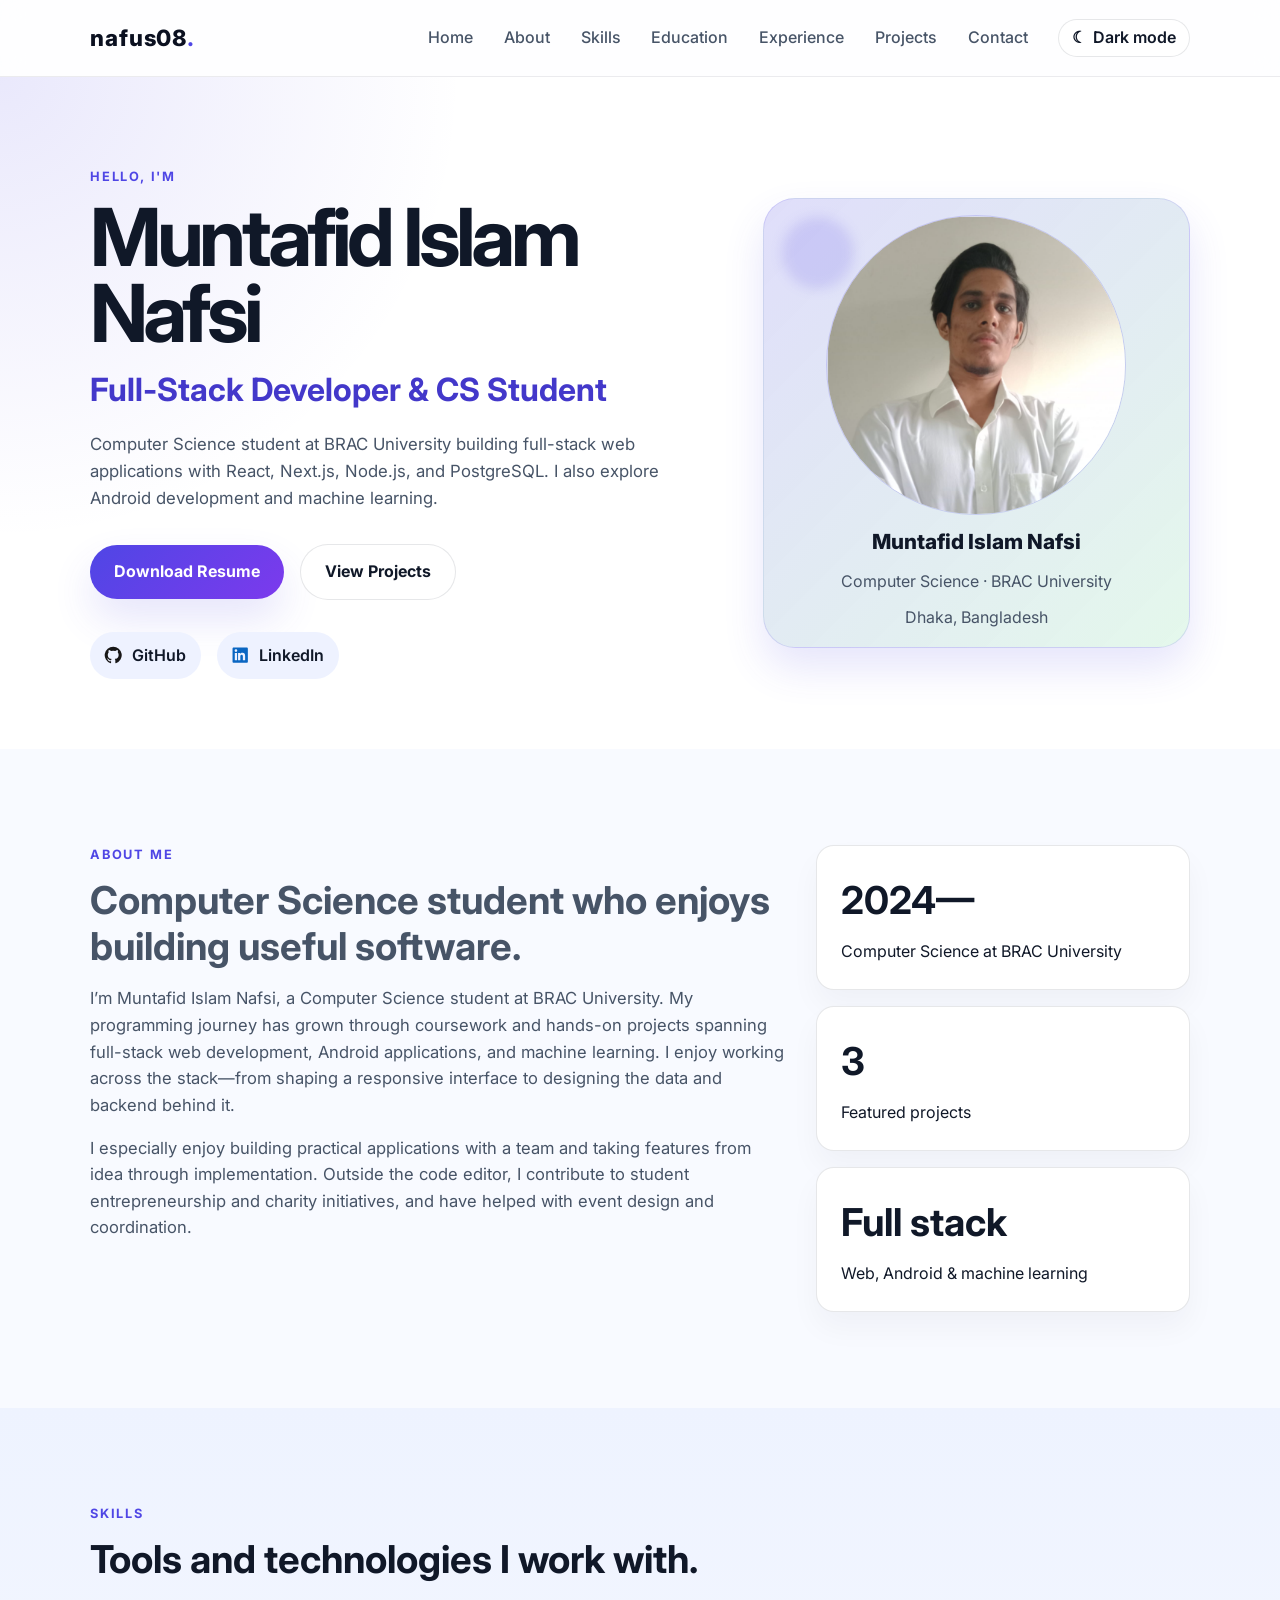
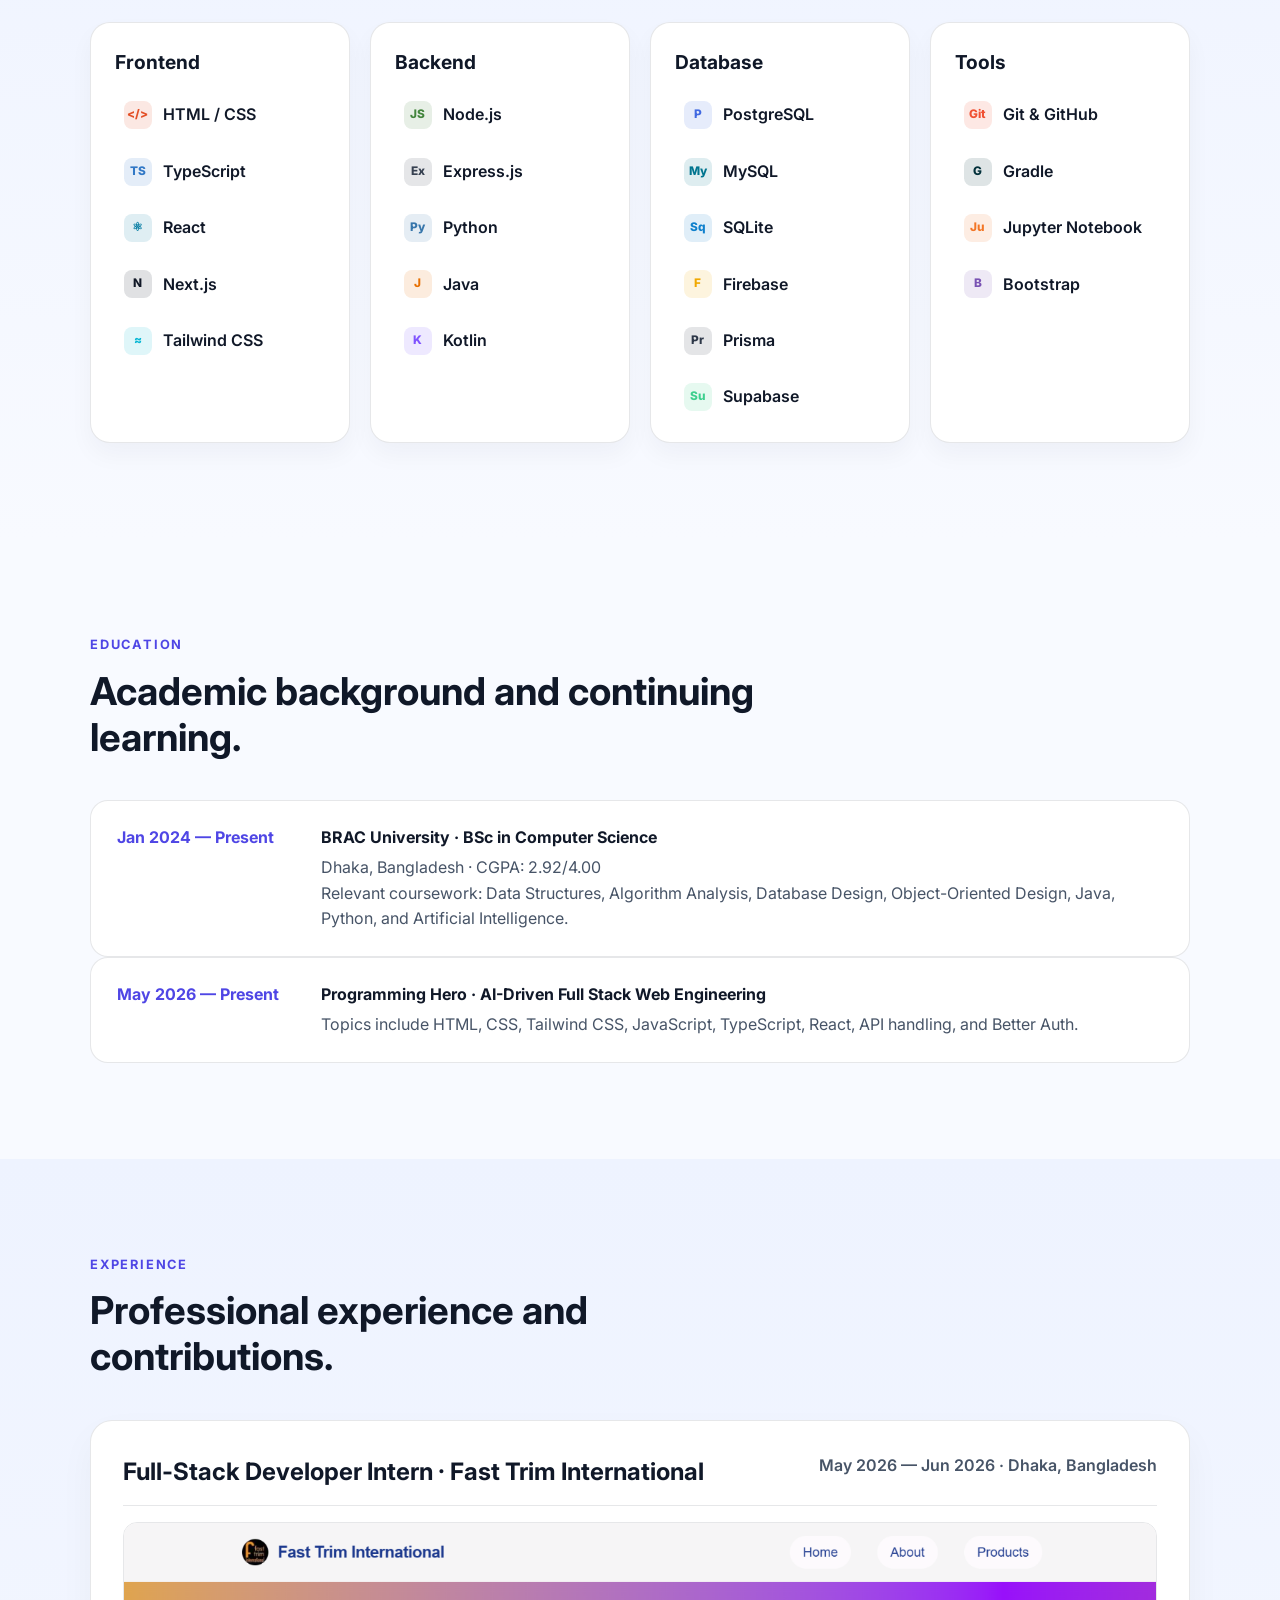
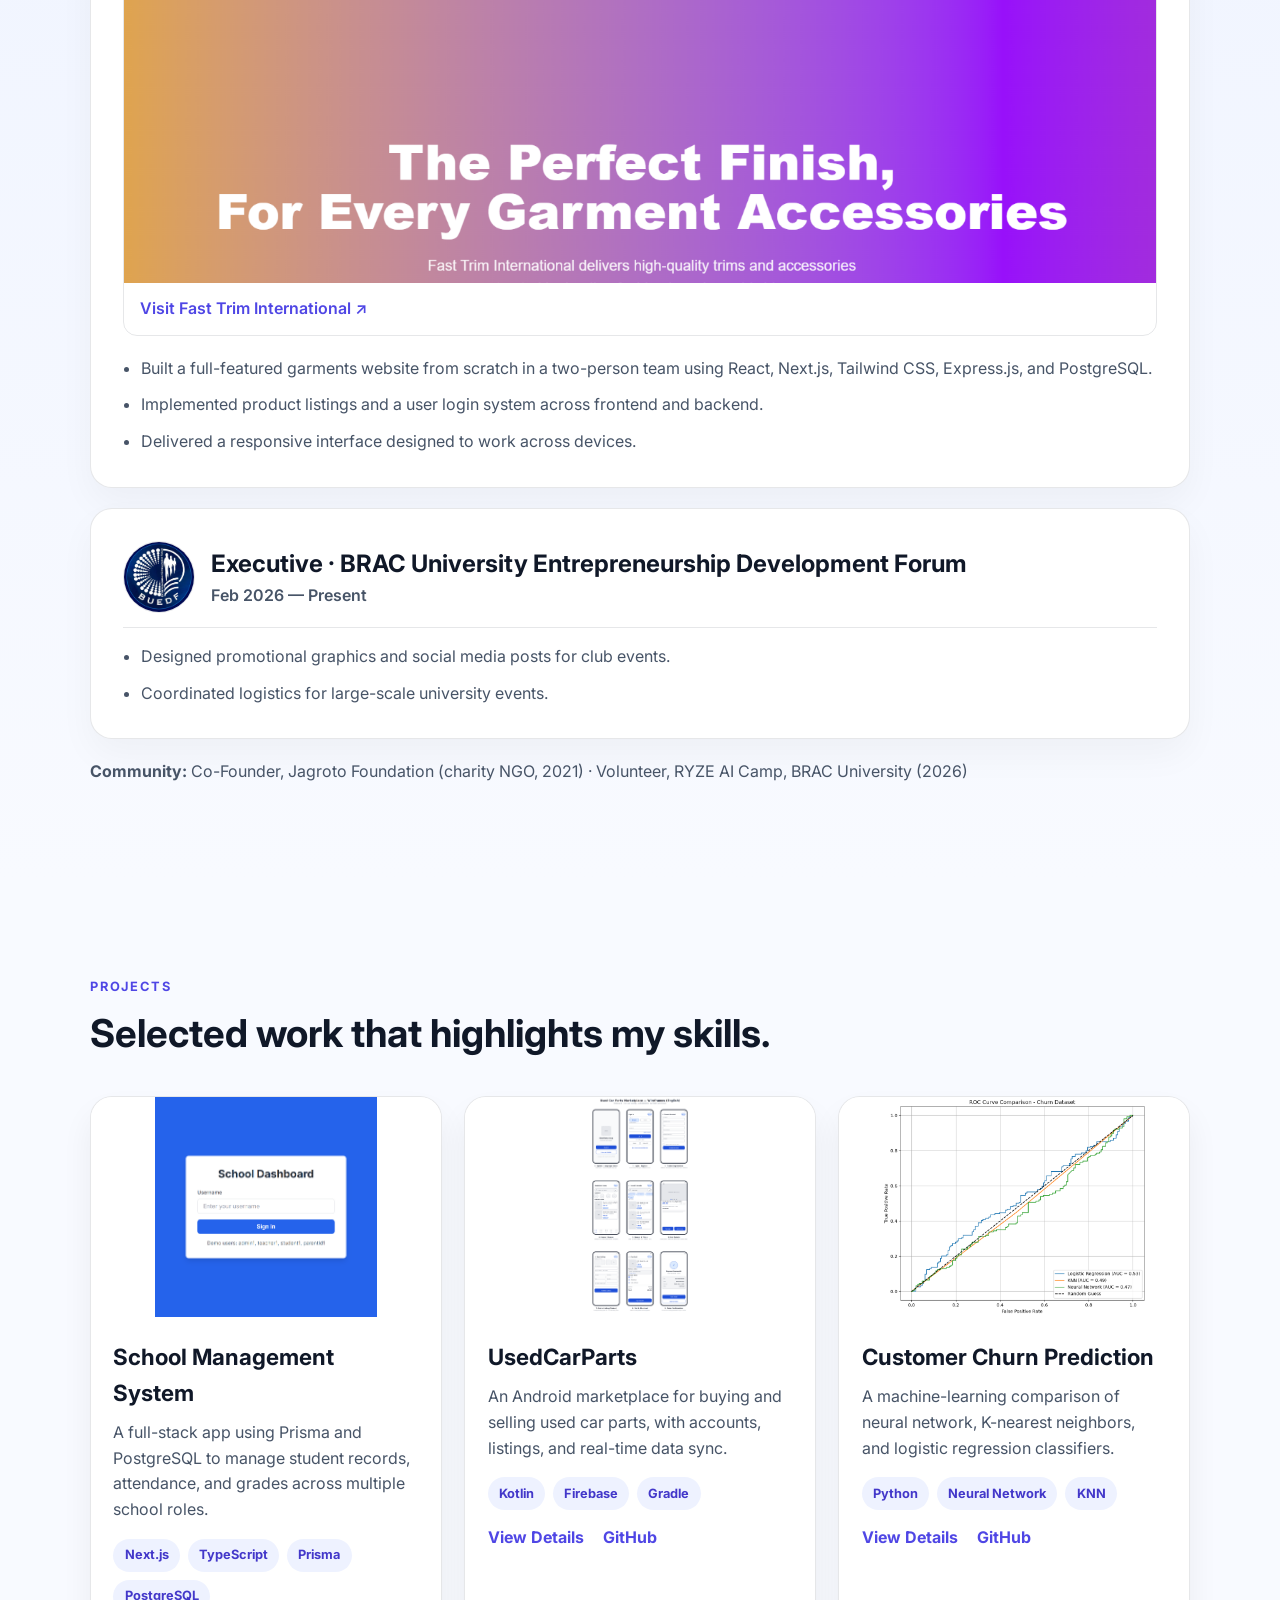
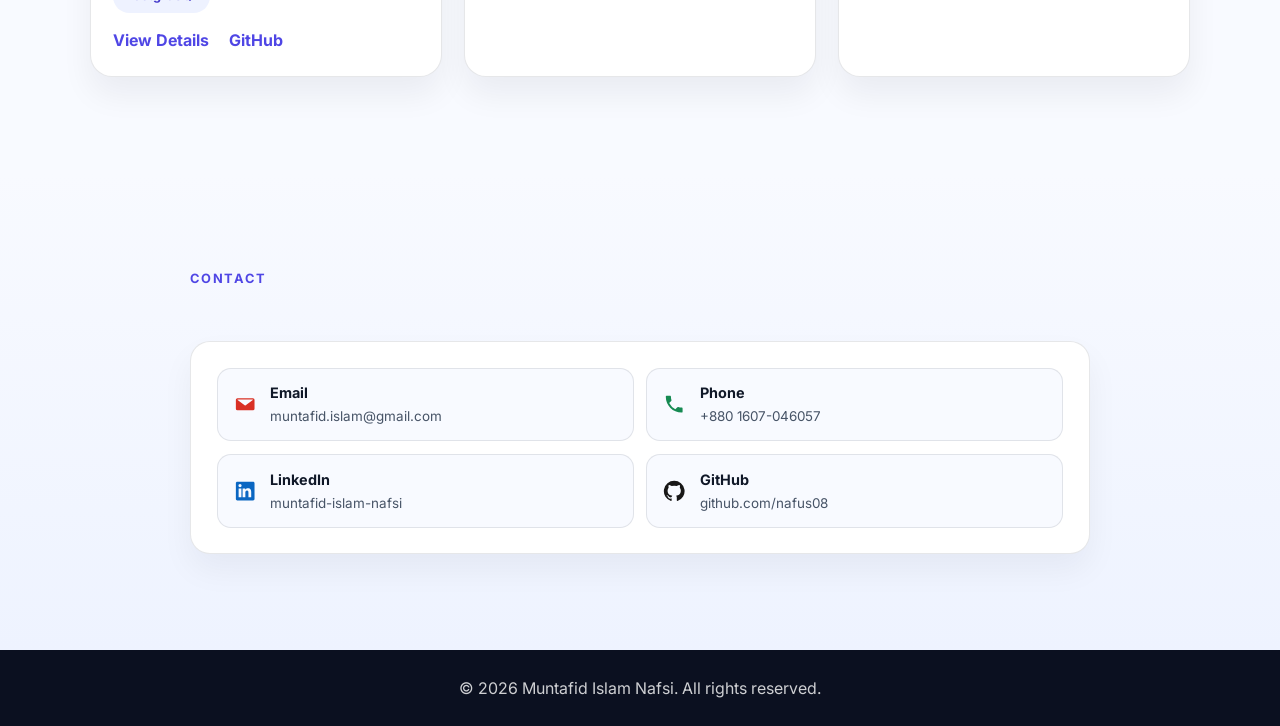
<file: index.html>
<!DOCTYPE html>
<html lang="en">
  <head>
    <meta charset="UTF-8" />
    <meta name="viewport" content="width=device-width, initial-scale=1.0" />
    <meta name="description" content="Portfolio of Muntafid Islam Nafsi, a Computer Science student and full-stack developer in Dhaka, Bangladesh." />
    <title>Muntafid Islam Nafsi | Full-Stack Developer</title>
    <link rel="preconnect" href="https://fonts.googleapis.com" />
    <link rel="preconnect" href="https://fonts.gstatic.com" crossorigin />
    <link href="https://fonts.googleapis.com/css2?family=Inter:wght@400;500;600;700;800&display=swap" rel="stylesheet" />
    <link rel="stylesheet" href="styles.css" />
  </head>
  <body>
    <header class="site-header">
      <nav class="navbar container">
        <a href="#home" class="brand">nafus08<span>.</span></a>
        <button class="nav-toggle" aria-label="Toggle navigation" aria-expanded="false">
          <span></span>
          <span></span>
          <span></span>
        </button>
        <div class="nav-links">
          <a href="#home">Home</a>
          <a href="#about">About</a>
          <a href="#skills">Skills</a>
          <a href="#education">Education</a>
          <a href="#experience">Experience</a>
          <a href="#projects">Projects</a>
          <a href="#contact">Contact</a>
          <button class="theme-toggle" type="button" aria-label="Switch to dark mode" aria-pressed="false">☾ <span>Dark mode</span></button>
        </div>
      </nav>
    </header>

    <main>
      <section id="home" class="hero">
        <div class="container hero-grid">
          <div class="hero-copy">
            <p class="eyebrow">Hello, I'm</p>
            <h1>Muntafid Islam Nafsi</h1>
            <h2>Full-Stack Developer &amp; CS Student</h2>
            <p class="hero-text">
              Computer Science student at BRAC University building full-stack web applications with React, Next.js,
              Node.js, and PostgreSQL. I also explore Android development and machine learning.
            </p>
            <div class="hero-actions">
              <a class="btn btn-primary" href="resume.pdf" download="Muntafid-Islam-Nafsi-Resume.pdf">Download Resume</a>
              <a class="btn btn-secondary" href="#projects">View Projects</a>
            </div>
            <div class="social-links" aria-label="Social links">
              <a class="social-link social-link--github" href="https://github.com/nafus08" target="_blank" rel="noreferrer" aria-label="GitHub">
                <svg aria-hidden="true" viewBox="0 0 24 24" focusable="false"><path fill="currentColor" d="M12 .9a11.1 11.1 0 0 0-3.51 21.63c.56.1.76-.24.76-.54v-2.1c-3.1.68-3.76-1.32-3.76-1.32-.5-1.29-1.24-1.63-1.24-1.63-1.01-.69.08-.68.08-.68 1.12.08 1.71 1.15 1.71 1.15 1 1.71 2.62 1.22 3.26.93.1-.72.39-1.22.71-1.5-2.47-.28-5.07-1.24-5.07-5.5 0-1.22.44-2.21 1.15-2.99-.12-.28-.5-1.42.11-2.95 0 0 .94-.3 3.05 1.14a10.6 10.6 0 0 1 5.55 0c2.11-1.44 3.05-1.14 3.05-1.14.61 1.53.23 2.67.11 2.95.72.78 1.15 1.77 1.15 2.99 0 4.27-2.6 5.21-5.08 5.49.4.35.76 1.02.76 2.06v3.1c0 .3.2.65.77.54A11.1 11.1 0 0 0 12 .9Z"/></svg>
                <span>GitHub</span>
              </a>
              <a class="social-link social-link--linkedin" href="https://www.linkedin.com/in/muntafid-islam-nafsi" target="_blank" rel="noreferrer" aria-label="LinkedIn">
                <svg aria-hidden="true" viewBox="0 0 24 24" focusable="false"><path fill="currentColor" d="M20.45 2H3.55C2.69 2 2 2.68 2 3.52v16.96c0 .84.69 1.52 1.55 1.52h16.9c.86 0 1.55-.68 1.55-1.52V3.52c0-.84-.69-1.52-1.55-1.52ZM7.93 18.45H4.96V9h2.97v9.45ZM6.45 7.71a1.72 1.72 0 1 1 0-3.44 1.72 1.72 0 0 1 0 3.44Zm12 10.74h-2.96v-4.6c0-1.1-.02-2.51-1.53-2.51-1.54 0-1.78 1.2-1.78 2.43v4.68H9.22V9h2.84v1.29h.04c.4-.74 1.36-1.52 2.8-1.52 3 0 3.55 1.97 3.55 4.53v5.15Z"/></svg>
                <span>LinkedIn</span>
              </a>
            </div>
          </div>

          <div class="hero-visual" aria-label="Muntafid Islam Nafsi profile">
            <div class="photo-card profile-card">
              <img src="images/profile.png" alt="Muntafid Islam Nafsi" />
              <p>Muntafid Islam Nafsi</p>
              <span>Computer Science · BRAC University</span>
              <span>Dhaka, Bangladesh</span>
            </div>
          </div>
        </div>
      </section>

      <section id="about" class="section">
        <div class="container">
          <div class="about-grid">
            <div class="about-copy">
              <div class="section-heading">
                <p class="eyebrow">About Me</p>
                <h3>Computer Science student who enjoys building useful software.</h3>
              </div>
              <p>
                I’m Muntafid Islam Nafsi, a Computer Science student at BRAC University. My programming journey has grown through
                coursework and hands-on projects spanning full-stack web development, Android applications, and machine learning.
                I enjoy working across the stack—from shaping a responsive interface to designing the data and backend behind it.
              </p>
              <p>
                I especially enjoy building practical applications with a team and taking features from idea through implementation.
                Outside the code editor, I contribute to student entrepreneurship and charity initiatives, and have helped with event
                design and coordination.
              </p>
            </div>
            <div class="about-stats">
              <div class="stat-card">
                <strong>2024—</strong>
                <span>Computer Science at BRAC University</span>
              </div>
              <div class="stat-card">
                <strong>3</strong>
                <span>Featured projects</span>
              </div>
              <div class="stat-card">
                <strong>Full stack</strong>
                <span>Web, Android &amp; machine learning</span>
              </div>
            </div>
          </div>
        </div>
      </section>

      <section id="skills" class="section alt-bg">
        <div class="container">
          <div class="section-heading">
            <p class="eyebrow">Skills</p>
            <h3>Tools and technologies I work with.</h3>
          </div>
          <div class="skills-grid">
            <div class="skill-category">
              <h4>Frontend</h4>
              <ul class="skill-list">
                <li class="skill-item--html"><span class="skill-icon skill-icon--html" aria-hidden="true">&lt;/&gt;</span><span>HTML / CSS</span></li>
                <li class="skill-item--typescript"><span class="skill-icon skill-icon--typescript" aria-hidden="true">TS</span><span>TypeScript</span></li>
                <li class="skill-item--react"><span class="skill-icon skill-icon--react" aria-hidden="true">⚛</span><span>React</span></li>
                <li class="skill-item--next"><span class="skill-icon skill-icon--next" aria-hidden="true">N</span><span>Next.js</span></li>
                <li class="skill-item--tailwind"><span class="skill-icon skill-icon--tailwind" aria-hidden="true">≈</span><span>Tailwind CSS</span></li>
              </ul>
            </div>
            <div class="skill-category">
              <h4>Backend</h4>
              <ul class="skill-list">
                <li class="skill-item--node"><span class="skill-icon skill-icon--node" aria-hidden="true">JS</span><span>Node.js</span></li>
                <li class="skill-item--express"><span class="skill-icon skill-icon--express" aria-hidden="true">Ex</span><span>Express.js</span></li>
                <li class="skill-item--python"><span class="skill-icon skill-icon--python" aria-hidden="true">Py</span><span>Python</span></li>
                <li class="skill-item--java"><span class="skill-icon skill-icon--java" aria-hidden="true">J</span><span>Java</span></li>
                <li class="skill-item--kotlin"><span class="skill-icon skill-icon--kotlin" aria-hidden="true">K</span><span>Kotlin</span></li>
              </ul>
            </div>
            <div class="skill-category">
              <h4>Database</h4>
              <ul class="skill-list">
                <li class="skill-item--postgres"><span class="skill-icon skill-icon--postgres" aria-hidden="true">P</span><span>PostgreSQL</span></li>
                <li class="skill-item--mysql"><span class="skill-icon skill-icon--mysql" aria-hidden="true">My</span><span>MySQL</span></li>
                <li class="skill-item--sqlite"><span class="skill-icon skill-icon--sqlite" aria-hidden="true">Sq</span><span>SQLite</span></li>
                <li class="skill-item--firebase"><span class="skill-icon skill-icon--firebase" aria-hidden="true">F</span><span>Firebase</span></li>
                <li class="skill-item--prisma"><span class="skill-icon skill-icon--prisma" aria-hidden="true">Pr</span><span>Prisma</span></li>
                <li class="skill-item--supabase"><span class="skill-icon skill-icon--supabase" aria-hidden="true">Su</span><span>Supabase</span></li>
              </ul>
            </div>
            <div class="skill-category">
              <h4>Tools</h4>
              <ul class="skill-list">
                <li class="skill-item--git"><span class="skill-icon skill-icon--git" aria-hidden="true">Git</span><span>Git &amp; GitHub</span></li>
                <li class="skill-item--gradle"><span class="skill-icon skill-icon--gradle" aria-hidden="true">G</span><span>Gradle</span></li>
                <li class="skill-item--jupyter"><span class="skill-icon skill-icon--jupyter" aria-hidden="true">Ju</span><span>Jupyter Notebook</span></li>
                <li class="skill-item--bootstrap"><span class="skill-icon skill-icon--bootstrap" aria-hidden="true">B</span><span>Bootstrap</span></li>
              </ul>
            </div>
          </div>
        </div>
      </section>

      <section id="education" class="section">
        <div class="container">
          <div class="section-heading">
            <p class="eyebrow">Education</p>
            <h3>Academic background and continuing learning.</h3>
          </div>
          <div class="timeline">
            <div class="timeline-item">
              <span class="year">Jan 2024 — Present</span>
              <div>
                <h4>BRAC University · BSc in Computer Science</h4>
                <p>Dhaka, Bangladesh · CGPA: 2.92/4.00</p>
                <p>Relevant coursework: Data Structures, Algorithm Analysis, Database Design, Object-Oriented Design, Java, Python, and Artificial Intelligence.</p>
              </div>
            </div>
            <div class="timeline-item">
              <span class="year">May 2026 — Present</span>
              <div>
                <h4>Programming Hero · AI-Driven Full Stack Web Engineering</h4>
                <p>Topics include HTML, CSS, Tailwind CSS, JavaScript, TypeScript, React, API handling, and Better Auth.</p>
              </div>
            </div>
          </div>
        </div>
      </section>

      <section id="experience" class="section alt-bg">
        <div class="container">
          <div class="section-heading">
            <p class="eyebrow">Experience</p>
            <h3>Professional experience and contributions.</h3>
          </div>
          <div class="experience-card">
            <div class="experience-header">
              <h4>Full-Stack Developer Intern · Fast Trim International</h4>
              <span>May 2026 — Jun 2026 · Dhaka, Bangladesh</span>
            </div>
            <a
              class="experience-preview-link"
              href="https://www.fasttrim.com.bd/"
              target="_blank"
              rel="noreferrer"
            >
              <img src="images/fast-trim-homepage.png" alt="Fast Trim International website homepage" />
              <span>Visit Fast Trim International ↗</span>
            </a>
            <ul>
              <li>Built a full-featured garments website from scratch in a two-person team using React, Next.js, Tailwind CSS, Express.js, and PostgreSQL.</li>
              <li>Implemented product listings and a user login system across frontend and backend.</li>
              <li>Delivered a responsive interface designed to work across devices.</li>
            </ul>
          </div>
          <div class="experience-card extracurricular-card">
            <div class="experience-header">
              <div class="experience-heading">
                <img class="organization-logo" src="images/buedf-logo.jpg" alt="BRAC University Entrepreneurship Development Forum logo" />
                <div>
                  <h4>Executive · BRAC University Entrepreneurship Development Forum</h4>
                  <span>Feb 2026 — Present</span>
                </div>
              </div>
            </div>
            <ul>
              <li>Designed promotional graphics and social media posts for club events.</li>
              <li>Coordinated logistics for large-scale university events.</li>
            </ul>
          </div>
          <p class="volunteer-note"><strong>Community:</strong> Co-Founder, Jagroto Foundation (charity NGO, 2021) · Volunteer, RYZE AI Camp, BRAC University (2026)</p>
        </div>
      </section>

      <section id="projects" class="section">
        <div class="container">
          <div class="section-heading">
            <p class="eyebrow">Projects</p>
            <h3>Selected work that highlights my skills.</h3>
          </div>
          <div class="projects-grid">
            <article class="project-card">
              <img
                src="images/school-management-login.png"
                alt="School Management System sign-in page"
              />
              <div class="project-info">
                <h4>School Management System</h4>
                <p>A full-stack app using Prisma and PostgreSQL to manage student records, attendance, and grades across multiple school roles.</p>
                <div class="project-tags">
                  <span>Next.js</span>
                  <span>TypeScript</span>
                  <span>Prisma</span>
                  <span>PostgreSQL</span>
                </div>
                <div class="project-actions">
                  <a href="project-detail.html?project=school-management" class="text-link">View Details</a>
                  <a href="https://github.com/nafus08/school-management-system" class="text-link" target="_blank" rel="noreferrer">GitHub</a>
                </div>
              </div>
            </article>

            <article class="project-card">
              <img
                src="images/used-car-parts-wireframes.png"
                alt="UsedCarParts marketplace app wireframes"
              />
              <div class="project-info">
                <h4>UsedCarParts</h4>
                <p>An Android marketplace for buying and selling used car parts, with accounts, listings, and real-time data sync.</p>
                <div class="project-tags">
                  <span>Kotlin</span>
                  <span>Firebase</span>
                  <span>Gradle</span>
                </div>
                <div class="project-actions">
                  <a href="project-detail.html?project=used-car-parts" class="text-link">View Details</a>
                  <a href="https://github.com/nafus08/used-car-parts" class="text-link" target="_blank" rel="noreferrer">GitHub</a>
                </div>
              </div>
            </article>

            <article class="project-card">
              <img
                src="images/customer-churn-roc.png"
                alt="ROC curve comparison for customer churn prediction models"
              />
              <div class="project-info">
                <h4>Customer Churn Prediction</h4>
                <p>A machine-learning comparison of neural network, K-nearest neighbors, and logistic regression classifiers.</p>
                <div class="project-tags">
                  <span>Python</span>
                  <span>Neural Network</span>
                  <span>KNN</span>
                </div>
                <div class="project-actions">
                  <a href="project-detail.html?project=customer-churn" class="text-link">View Details</a>
                  <a href="https://github.com/nafus08/customer-churn-prediction" class="text-link" target="_blank" rel="noreferrer">GitHub</a>
                </div>
              </div>
            </article>
          </div>
        </div>
      </section>

      <section id="contact" class="section contact-section">
        <div class="container contact-grid">
          <div class="section-heading">
            <p class="eyebrow">Contact</p>
          </div>
          <div class="contact-card">
            <ul class="contact-links">
              <li>
                <a class="contact-link contact-link--email" href="mailto:muntafid.islam@gmail.com">
                  <svg aria-hidden="true" viewBox="0 0 24 24" focusable="false"><path fill="currentColor" d="M3.75 5.5h16.5A1.75 1.75 0 0 1 22 7.25v9.5a1.75 1.75 0 0 1-1.75 1.75H3.75A1.75 1.75 0 0 1 2 16.75v-9.5A1.75 1.75 0 0 1 3.75 5.5Zm.1 2 7.6 5.7a.92.92 0 0 0 1.1 0l7.6-5.7a.25.25 0 0 0-.15-.45H4a.25.25 0 0 0-.15.45Z"/><path fill="currentColor" d="m3.1 17.1 5.55-5.05 1.2.9-5.6 5.1a1.7 1.7 0 0 1-1.15-.95Zm17.8 0-5.55-5.05-1.2.9 5.6 5.1a1.7 1.7 0 0 0 1.15-.95Z"/></svg>
                  <span><strong>Email</strong><small>muntafid.islam@gmail.com</small></span>
                </a>
              </li>
              <li>
                <a class="contact-link contact-link--phone" href="tel:+8801607046057">
                  <svg aria-hidden="true" viewBox="0 0 24 24" focusable="false"><path fill="currentColor" d="M6.62 10.79a15.05 15.05 0 0 0 6.59 6.59l2.2-2.2a1 1 0 0 1 1.02-.24c1.12.37 2.33.56 3.57.56.55 0 1 .45 1 1V20c0 .55-.45 1-1 1C10.61 21 3 13.39 3 4c0-.55.45-1 1-1h3.5c.55 0 1 .45 1 1 0 1.24.2 2.45.56 3.57a1 1 0 0 1-.25 1.02l-2.19 2.2Z"/></svg>
                  <span><strong>Phone</strong><small>+880 1607-046057</small></span>
                </a>
              </li>
              <li>
                <a class="contact-link contact-link--linkedin" href="https://www.linkedin.com/in/muntafid-islam-nafsi" target="_blank" rel="noreferrer">
                  <svg aria-hidden="true" viewBox="0 0 24 24" focusable="false"><path fill="currentColor" d="M20.45 2H3.55C2.69 2 2 2.68 2 3.52v16.96c0 .84.69 1.52 1.55 1.52h16.9c.86 0 1.55-.68 1.55-1.52V3.52c0-.84-.69-1.52-1.55-1.52ZM7.93 18.45H4.96V9h2.97v9.45ZM6.45 7.71a1.72 1.72 0 1 1 0-3.44 1.72 1.72 0 0 1 0 3.44Zm12 10.74h-2.96v-4.6c0-1.1-.02-2.51-1.53-2.51-1.54 0-1.78 1.2-1.78 2.43v4.68H9.22V9h2.84v1.29h.04c.4-.74 1.36-1.52 2.8-1.52 3 0 3.55 1.97 3.55 4.53v5.15Z"/></svg>
                  <span><strong>LinkedIn</strong><small>muntafid-islam-nafsi</small></span>
                </a>
              </li>
              <li>
                <a class="contact-link contact-link--github" href="https://github.com/nafus08" target="_blank" rel="noreferrer">
                  <svg aria-hidden="true" viewBox="0 0 24 24" focusable="false"><path fill="currentColor" d="M12 .9a11.1 11.1 0 0 0-3.51 21.63c.56.1.76-.24.76-.54v-2.1c-3.1.68-3.76-1.32-3.76-1.32-.5-1.29-1.24-1.63-1.24-1.63-1.01-.69.08-.68.08-.68 1.12.08 1.71 1.15 1.71 1.15 1 1.71 2.62 1.22 3.26.93.1-.72.39-1.22.71-1.5-2.47-.28-5.07-1.24-5.07-5.5 0-1.22.44-2.21 1.15-2.99-.12-.28-.5-1.42.11-2.95 0 0 .94-.3 3.05 1.14a10.6 10.6 0 0 1 5.55 0c2.11-1.44 3.05-1.14 3.05-1.14.61 1.53.23 2.67.11 2.95.72.78 1.15 1.77 1.15 2.99 0 4.27-2.6 5.21-5.08 5.49.4.35.76 1.02.76 2.06v3.1c0 .3.2.65.77.54A11.1 11.1 0 0 0 12 .9Z"/></svg>
                  <span><strong>GitHub</strong><small>github.com/nafus08</small></span>
                </a>
              </li>
            </ul>
          </div>
        </div>
      </section>
    </main>

    <footer class="site-footer">
      <div class="container footer-inner">
        <p>© <span id="year"></span> Muntafid Islam Nafsi. All rights reserved.</p>
      </div>
    </footer>

    <script src="script.js"></script>
  </body>
</html>
</file>
<file: styles.css>
:root {
  --bg: #0b1020;
  --bg-soft: #121a2b;
  --panel: #ffffff;
  --panel-alt: #f3f6ff;
  --primary: #4f46e5;
  --primary-dark: #4338ca;
  --secondary: #22c55e;
  --text: #101828;
  --muted: #475467;
  --border: rgba(15, 23, 42, 0.1);
  --shadow: 0 20px 40px rgba(79, 70, 229, 0.14);
}

* {
  box-sizing: border-box;
  margin: 0;
  padding: 0;
}

html {
  scroll-behavior: smooth;
}

body {
  font-family: 'Inter', sans-serif;
  background: #f8faff;
  color: var(--text);
  line-height: 1.6;
}

img {
  max-width: 100%;
  display: block;
}

a {
  color: inherit;
  text-decoration: none;
}

button {
  font: inherit;
}

.container {
  width: min(1100px, calc(100% - 2rem));
  margin: 0 auto;
}

.section {
  padding: 96px 0;
}

.alt-bg {
  background: linear-gradient(180deg, #eef3ff 0%, #f8faff 100%);
}

.section-heading {
  margin-bottom: 40px;
}

.eyebrow {
  font-size: 0.8rem;
  letter-spacing: 0.14em;
  text-transform: uppercase;
  font-weight: 700;
  color: var(--primary);
  margin-bottom: 12px;
}

.section-heading h3 {
  font-size: clamp(2rem, 3vw, 2.6rem);
  line-height: 1.2;
  max-width: 680px;
}

.site-header {
  position: sticky;
  top: 0;
  z-index: 100;
  background: rgba(255, 255, 255, 0.78);
  backdrop-filter: blur(12px);
  border-bottom: 1px solid rgba(15, 23, 42, 0.08);
}

.navbar {
  display: flex;
  align-items: center;
  gap: 1.5rem;
  min-height: 76px;
}

.brand {
  font-size: 1.4rem;
  font-weight: 800;
  color: var(--bg);
  letter-spacing: 0.04em;
}

.brand span {
  color: var(--primary);
}

.nav-links {
  display: flex;
  align-items: center;
  justify-content: flex-end;
  margin-left: auto;
  gap: clamp(1.35rem, 2.4vw, 2rem);
}

.nav-links a {
  color: var(--muted);
  font-weight: 500;
  line-height: 1.2;
  white-space: nowrap;
  transition: color 0.2s ease;
}

.nav-links a:hover {
  color: var(--primary);
}

.theme-toggle {
  display: inline-flex;
  align-items: center;
  gap: 0.45rem;
  padding: 0.55rem 0.8rem;
  border: 1px solid var(--border);
  border-radius: 999px;
  background: #fff;
  color: var(--text);
  cursor: pointer;
  font-weight: 600;
  line-height: 1.2;
  flex: 0 0 auto;
  white-space: nowrap;
}

.theme-toggle:hover {
  border-color: var(--primary);
}

.nav-toggle {
  display: none;
  background: transparent;
  border: 0;
  width: 46px;
  height: 46px;
  cursor: pointer;
}

.nav-toggle span {
  display: block;
  width: 24px;
  height: 3px;
  background: var(--bg);
  margin: 5px auto;
  border-radius: 999px;
}

.hero {
  padding: 90px 0 70px;
  background: radial-gradient(circle at top left, rgba(79, 70, 229, 0.12), transparent 32%), #fff;
}

.hero-grid {
  display: grid;
  grid-template-columns: 1.2fr 0.8fr;
  align-items: center;
  gap: 2rem;
}

.hero-copy h1 {
  font-size: clamp(2.8rem, 7vw, 5rem);
  letter-spacing: -0.06em;
  line-height: 0.95;
  margin-bottom: 0.8rem;
}

.hero-copy h2 {
  font-size: clamp(1.4rem, 3vw, 2rem);
  color: var(--primary-dark);
  margin-bottom: 1rem;
}

.hero-text {
  font-size: 1.05rem;
  max-width: 610px;
  color: var(--muted);
  margin-bottom: 2rem;
}

.hero-actions {
  display: flex;
  flex-wrap: wrap;
  align-items: center;
  gap: 1rem;
  margin-bottom: 2rem;
}

.btn {
  display: inline-flex;
  align-items: center;
  justify-content: center;
  padding: 0.9rem 1.5rem;
  border-radius: 999px;
  font-weight: 700;
  transition: transform 0.2s ease, box-shadow 0.2s ease;
}

.btn:hover {
  transform: translateY(-1px);
}

.btn-primary {
  background: linear-gradient(135deg, var(--primary), #7c3aed);
  color: #fff;
  box-shadow: var(--shadow);
}

.btn-secondary {
  background: #fff;
  color: var(--text);
  border: 1px solid var(--border);
}

.social-links {
  display: flex;
  flex-wrap: wrap;
  gap: 1rem;
}

.social-links a {
  display: inline-flex;
  align-items: center;
  justify-content: flex-start;
  gap: 0.6rem;
  min-width: 82px;
  padding: 0.65rem 0.9rem;
  border-radius: 999px;
  background: #eef2ff;
  color: var(--text);
  font-weight: 600;
  transition: background-color 0.2s ease, color 0.2s ease, transform 0.2s ease;
}

.social-links svg {
  width: 1.15rem;
  height: 1.15rem;
  flex: 0 0 auto;
}

.social-link--github svg {
  color: #181717;
}

.social-link--linkedin svg {
  color: #0a66c2;
}

.social-link--github:hover,
.social-link--github:focus-visible {
  background: #181717;
  color: #fff;
  transform: translateY(-2px);
}

.social-link--linkedin:hover,
.social-link--linkedin:focus-visible {
  background: #0a66c2;
  color: #fff;
  transform: translateY(-2px);
}

.social-link--github:hover svg,
.social-link--github:focus-visible svg,
.social-link--linkedin:hover svg,
.social-link--linkedin:focus-visible svg {
  color: #fff;
}

.photo-card {
  position: relative;
  background: linear-gradient(135deg, rgba(79, 70, 229, 0.18), rgba(34, 197, 94, 0.12));
  border: 1px solid rgba(79, 70, 229, 0.15);
  border-radius: 32px;
  padding: 1rem;
  box-shadow: var(--shadow);
}

.photo-card::before {
  content: "";
  position: absolute;
  inset: 18px auto auto 18px;
  width: 72px;
  height: 72px;
  background: rgba(79, 70, 229, 0.15);
  border-radius: 50%;
  filter: blur(6px);
}

.photo-card img {
  width: 100%;
  border-radius: 24px;
  object-fit: cover;
  aspect-ratio: 4 / 5;
}

.profile-card {
  min-height: 400px;
  display: flex;
  flex-direction: column;
  align-items: center;
  justify-content: center;
  gap: 0.65rem;
  text-align: center;
}

.profile-card img {
  width: min(100%, 300px);
  aspect-ratio: 1;
  border: 1px solid rgba(79, 70, 229, 0.2);
  border-radius: 50%;
  object-fit: cover;
}

.profile-card p {
  font-size: 1.3rem;
  font-weight: 800;
}

.profile-card > span {
  color: var(--muted);
}

.about-grid {
  display: grid;
  grid-template-columns: 1.3fr 0.7fr;
  gap: 2rem;
  align-items: start;
}

.about-copy {
  display: grid;
  gap: 1rem;
  color: var(--muted);
  font-size: 1.04rem;
}

.about-copy .section-heading {
  margin-bottom: 0;
}

.about-stats {
  display: grid;
  grid-template-rows: repeat(3, minmax(144px, auto));
  gap: 1rem;
  align-content: start;
}

.stat-card {
  display: flex;
  flex-direction: column;
  justify-content: center;
  min-height: 144px;
  background: #fff;
  border: 1px solid var(--border);
  border-radius: 18px;
  padding: 1.5rem;
  box-shadow: 0 16px 30px rgba(16, 24, 40, 0.04);
}

.stat-card strong {
  display: block;
  font-size: clamp(1.8rem, 4vw, 2.4rem);
  margin-bottom: 0.5rem;
}

.skills-grid {
  display: grid;
  grid-template-columns: repeat(4, minmax(220px, 1fr));
  gap: 1.25rem;
}

.skill-category {
  background: #fff;
  border: 1px solid var(--border);
  border-radius: 20px;
  padding: 1.5rem;
  box-shadow: 0 12px 24px rgba(15, 23, 42, 0.04);
}

.skill-category h4 {
  margin-bottom: 1rem;
  font-size: 1.2rem;
}

.skill-list {
  list-style: none;
  display: grid;
  gap: 0.9rem;
}

.skill-list li {
  display: flex;
  justify-content: flex-start;
  gap: 0.7rem;
  align-items: center;
  min-height: 42px;
  padding: 0.35rem 0.55rem;
  border-radius: 10px;
  color: var(--text);
  font-weight: 600;
  transition: background-color 0.2s ease, color 0.2s ease, transform 0.2s ease;
}

.skill-list li:hover {
  background: var(--skill-accent, #4f46e5);
  color: #fff;
  transform: translateX(3px);
}

.skill-icon {
  display: inline-grid;
  place-items: center;
  flex: 0 0 28px;
  width: 28px;
  height: 28px;
  border-radius: 8px;
  background: color-mix(in srgb, var(--skill-accent, #4f46e5) 13%, #fff);
  color: var(--skill-accent, #4f46e5);
  font-size: 0.74rem;
  font-weight: 800;
  line-height: 1;
  transition: background-color 0.2s ease, color 0.2s ease;
}

.skill-list li:hover .skill-icon {
  background: rgba(255, 255, 255, 0.18);
  color: #fff;
}

.skill-icon--html { --skill-accent: #e34f26; }
.skill-icon--typescript { --skill-accent: #3178c6; }
.skill-icon--react { --skill-accent: #087ea4; }
.skill-icon--next { --skill-accent: #111827; }
.skill-icon--tailwind { --skill-accent: #06b6d4; }
.skill-icon--node { --skill-accent: #43853d; }
.skill-icon--express { --skill-accent: #374151; }
.skill-icon--python { --skill-accent: #3776ab; }
.skill-icon--java { --skill-accent: #e76f00; }
.skill-icon--kotlin { --skill-accent: #7f52ff; }
.skill-icon--postgres { --skill-accent: #4169e1; }
.skill-icon--mysql { --skill-accent: #00758f; }
.skill-icon--sqlite { --skill-accent: #0f80cc; }
.skill-icon--firebase { --skill-accent: #f0a800; }
.skill-icon--prisma { --skill-accent: #2d3748; }
.skill-icon--supabase { --skill-accent: #3ecf8e; }
.skill-icon--git { --skill-accent: #f05032; }
.skill-icon--gradle { --skill-accent: #02303a; }
.skill-icon--jupyter { --skill-accent: #f37626; }
.skill-icon--bootstrap { --skill-accent: #7952b3; }

.skill-item--html { --skill-accent: #e34f26; }
.skill-item--typescript { --skill-accent: #3178c6; }
.skill-item--react { --skill-accent: #087ea4; }
.skill-item--next { --skill-accent: #111827; }
.skill-item--tailwind { --skill-accent: #06b6d4; }
.skill-item--node { --skill-accent: #43853d; }
.skill-item--express { --skill-accent: #374151; }
.skill-item--python { --skill-accent: #3776ab; }
.skill-item--java { --skill-accent: #e76f00; }
.skill-item--kotlin { --skill-accent: #7f52ff; }
.skill-item--postgres { --skill-accent: #4169e1; }
.skill-item--mysql { --skill-accent: #00758f; }
.skill-item--sqlite { --skill-accent: #0f80cc; }
.skill-item--firebase { --skill-accent: #f0a800; }
.skill-item--prisma { --skill-accent: #2d3748; }
.skill-item--supabase { --skill-accent: #3ecf8e; }
.skill-item--git { --skill-accent: #f05032; }
.skill-item--gradle { --skill-accent: #02303a; }
.skill-item--jupyter { --skill-accent: #f37626; }
.skill-item--bootstrap { --skill-accent: #7952b3; }
}

.timeline {
  display: grid;
  gap: 1.25rem;
}

.timeline-item {
  display: grid;
  grid-template-columns: 180px 1fr;
  gap: 1.5rem;
  background: #fff;
  border: 1px solid var(--border);
  border-radius: 18px;
  padding: 1.5rem 1.6rem;
}

.year {
  display: inline-block;
  font-weight: 700;
  color: var(--primary);
}

.timeline-item h4 {
  margin-bottom: 0.3rem;
}

.timeline-item p {
  color: var(--muted);
}

.experience-card {
  background: #fff;
  border: 1px solid var(--border);
  border-radius: 22px;
  padding: 2rem;
  box-shadow: 0 16px 36px rgba(10, 14, 28, 0.04);
}

.extracurricular-card {
  margin-top: 1.25rem;
}

.volunteer-note {
  margin-top: 1.25rem;
  color: var(--muted);
}

.experience-header {
  display: flex;
  justify-content: space-between;
  gap: 1rem;
  flex-wrap: wrap;
  border-bottom: 1px solid var(--border);
  padding-bottom: 0.9rem;
  margin-bottom: 1rem;
}

.experience-header h4 {
  font-size: 1.5rem;
}

.experience-heading {
  display: flex;
  align-items: center;
  gap: 1rem;
}

.organization-logo {
  width: 72px;
  height: 72px;
  flex: 0 0 72px;
  border: 1px solid var(--border);
  border-radius: 50%;
  object-fit: cover;
}

.experience-header span {
  color: var(--muted);
  font-weight: 600;
}

.experience-preview-link {
  display: block;
  margin-bottom: 1.25rem;
  overflow: hidden;
  border: 1px solid var(--border);
  border-radius: 14px;
  color: var(--primary);
  font-weight: 600;
}

.experience-preview-link img {
  display: block;
  width: 100%;
  height: clamp(220px, 35vw, 360px);
  object-fit: cover;
  object-position: top;
}

.experience-preview-link span {
  display: block;
  padding: 0.8rem 1rem;
}

.experience-preview-link:focus-visible {
  outline: 3px solid var(--primary);
  outline-offset: 3px;
}

.experience-card ul {
  padding-left: 1.1rem;
  color: var(--muted);
  display: grid;
  gap: 0.7rem;
}

.projects-grid {
  display: grid;
  grid-template-columns: repeat(3, minmax(260px, 1fr));
  gap: 1.4rem;
}

.project-card {
  background: #fff;
  border: 1px solid var(--border);
  border-radius: 22px;
  overflow: hidden;
  box-shadow: 0 18px 32px rgba(15, 23, 42, 0.06);
}

.project-card img {
  width: 100%;
  height: 220px;
  object-fit: contain;
  background: #fff;
}

.project-info {
  padding: 1.4rem;
}

.project-info h4 {
  font-size: 1.4rem;
  margin-bottom: 0.6rem;
}

.project-info p {
  color: var(--muted);
  margin-bottom: 1rem;
}

.project-tags {
  display: flex;
  flex-wrap: wrap;
  gap: 0.5rem;
  margin-bottom: 0.9rem;
}

.project-tags span {
  padding: 0.4rem 0.7rem;
  border-radius: 999px;
  background: #eef2ff;
  color: var(--primary-dark);
  font-size: 0.8rem;
  font-weight: 700;
}

.project-actions {
  display: flex;
  gap: 1.2rem;
}

.text-link {
  color: var(--primary);
  font-weight: 700;
}

.contact-section {
  background: linear-gradient(180deg, #f8faff 0%, #eef3ff 100%);
}

.contact-grid {
  display: grid;
  grid-template-columns: minmax(0, 900px);
  justify-content: center;
}

.contact-card {
  width: 100%;
  background: #fff;
  border: 1px solid var(--border);
  border-radius: 20px;
  padding: 1.6rem;
  box-shadow: 0 16px 32px rgba(15, 23, 42, 0.05);
}

.contact-card ul {
  list-style: none;
  display: grid;
  grid-template-columns: repeat(2, minmax(0, 1fr));
  gap: 0.8rem;
}

.contact-link {
  display: flex;
  align-items: center;
  gap: 0.9rem;
  min-height: 68px;
  padding: 0.8rem 1rem;
  border: 1px solid var(--border);
  border-radius: 14px;
  background: #f8faff;
  color: var(--text);
  transition: background-color 0.2s ease, color 0.2s ease, border-color 0.2s ease, transform 0.2s ease;
}

.contact-link svg {
  width: 1.4rem;
  height: 1.4rem;
  flex: 0 0 auto;
  color: var(--contact-accent);
}

.contact-link span {
  display: grid;
  gap: 0.1rem;
  min-width: 0;
}

.contact-link strong {
  font-size: 0.9rem;
}

.contact-link small {
  color: var(--muted);
  font-size: 0.84rem;
  overflow-wrap: anywhere;
}

.contact-link:hover,
.contact-link:focus-visible {
  border-color: var(--contact-accent);
  background: var(--contact-accent);
  color: #fff;
  transform: translateY(-2px);
}

.contact-link:hover svg,
.contact-link:focus-visible svg,
.contact-link:hover small,
.contact-link:focus-visible small {
  color: #fff;
}

.contact-link--email { --contact-accent: #d93025; }
.contact-link--phone { --contact-accent: #168a52; }
.contact-link--linkedin { --contact-accent: #0a66c2; }
.contact-link--github { --contact-accent: #181717; }

body[data-theme="dark"] .contact-link {
  background: #0e1526;
  border-color: rgba(226, 232, 240, 0.14);
  color: #f1f5f9;
}

body[data-theme="dark"] .contact-link small {
  color: #cbd5e1;
}

body[data-theme="dark"] .contact-link:hover,
body[data-theme="dark"] .contact-link:focus-visible {
  background: var(--contact-accent);
  border-color: var(--contact-accent);
  color: #fff;
}

body[data-theme="dark"] .contact-link:hover small,
body[data-theme="dark"] .contact-link:focus-visible small,
body[data-theme="dark"] .contact-link:hover svg,
body[data-theme="dark"] .contact-link:focus-visible svg {
  color: #fff;
}

.site-footer {
  background: #0b1020;
  color: rgba(255, 255, 255, 0.8);
}

.footer-inner {
  display: flex;
  align-items: center;
  justify-content: center;
  min-height: 76px;
}

.detail-page {
  min-height: 100vh;
  background: linear-gradient(180deg, #f8faff 0%, #fff 100%);
}

.detail-wrap {
  padding: 90px 0 70px;
}

.detail-card {
  background: #fff;
  border: 1px solid var(--border);
  border-radius: 28px;
  box-shadow: 0 14px 30px rgba(10, 14, 28, 0.06);
  overflow: hidden;
}

.detail-hero {
  position: relative;
}

.detail-hero img {
  width: 100%;
  height: 360px;
  object-fit: contain;
  background: #fff;
}

.detail-body {
  padding: 2rem 2rem 2.6rem;
}

.detail-header {
  display: flex;
  justify-content: space-between;
  align-items: flex-start;
  gap: 1rem;
  flex-wrap: wrap;
  margin-bottom: 1.2rem;
}

.detail-header h1 {
  font-size: clamp(2rem, 4vw, 3rem);
}

.project-meta {
  display: flex;
  flex-wrap: wrap;
  gap: 0.65rem;
  margin: 1rem 0 1.5rem;
}

.project-meta span {
  background: #eef2ff;
  border-radius: 999px;
  padding: 0.45rem 0.75rem;
  font-size: 0.85rem;
  color: var(--primary-dark);
  font-weight: 700;
}

.detail-grid {
  display: grid;
  grid-template-columns: 1.2fr 0.8fr;
  gap: 1.5rem;
}

.detail-copy,
.detail-side {
  background: #f7f9ff;
  border: 1px solid var(--border);
  border-radius: 18px;
  padding: 1.3rem;
}

.detail-copy p,
.detail-side p,
.detail-side li {
  color: var(--muted);
}

.detail-copy p + p {
  margin-top: 1rem;
}

.detail-side ul {
  list-style: none;
  display: grid;
  gap: 0.7rem;
  margin-top: 1rem;
}

.detail-side a {
  color: var(--primary);
  font-weight: 700;
}

.deployment-note {
  margin-top: 0.8rem;
  font-size: 0.85rem;
}

[hidden] {
  display: none !important;
}

body[data-theme="dark"] {
  background: #0b1020;
  color: #e7eaf3;
}

body[data-theme="dark"] .site-header,
body[data-theme="dark"] .nav-links,
body[data-theme="dark"] .theme-toggle,
body[data-theme="dark"] .photo-card,
body[data-theme="dark"] .stat-card,
body[data-theme="dark"] .skill-category,
body[data-theme="dark"] .timeline-item,
body[data-theme="dark"] .experience-card,
body[data-theme="dark"] .project-card,
body[data-theme="dark"] .contact-card,
body[data-theme="dark"] .detail-card {
  background: #121a2b;
  color: #e7eaf3;
}

body[data-theme="dark"] .site-header {
  background: rgba(18, 26, 43, 0.9);
}

body[data-theme="dark"] .hero {
  background: radial-gradient(circle at top left, rgba(79, 70, 229, 0.2), transparent 32%), #0b1020;
}

body[data-theme="dark"] .alt-bg,
body[data-theme="dark"] .contact-section,
body[data-theme="dark"] .detail-page {
  background: linear-gradient(180deg, #0e1526 0%, #0b1020 100%);
}

body[data-theme="dark"] .detail-copy,
body[data-theme="dark"] .detail-side {
  background: #0e1526;
  border-color: rgba(226, 232, 240, 0.12);
}

body[data-theme="dark"] .nav-links a,
body[data-theme="dark"] .hero-text,
body[data-theme="dark"] .about-copy,
body[data-theme="dark"] .timeline-item p,
body[data-theme="dark"] .experience-header span,
body[data-theme="dark"] .experience-card ul,
body[data-theme="dark"] .project-info p,
body[data-theme="dark"] .contact-card,
body[data-theme="dark"] .detail-copy p,
body[data-theme="dark"] .detail-side p,
body[data-theme="dark"] .detail-side li,
body[data-theme="dark"] .profile-card > span,
body[data-theme="dark"] .volunteer-note {
  color: #b6c0d2;
}

body[data-theme="dark"] .brand,
body[data-theme="dark"] .nav-toggle span {
  color: #e7eaf3;
}

body[data-theme="dark"] .btn-secondary {
  background: #121a2b;
  color: #e7eaf3;
}

body[data-theme="dark"] .btn-secondary,
body[data-theme="dark"] .timeline-item,
body[data-theme="dark"] .experience-card,
body[data-theme="dark"] .project-card,
body[data-theme="dark"] .contact-card,
body[data-theme="dark"] .stat-card,
body[data-theme="dark"] .skill-category,
body[data-theme="dark"] .detail-card {
  border-color: rgba(226, 232, 240, 0.12);
}

body[data-theme="dark"] .social-links a,
body[data-theme="dark"] .project-tags span,
body[data-theme="dark"] .project-meta span {
  background: #202944;
  color: #c7d2fe;
}

body[data-theme="dark"] .social-link--github:hover,
body[data-theme="dark"] .social-link--github:focus-visible {
  background: #181717;
  color: #fff;
}

body[data-theme="dark"] .social-link--linkedin:hover,
body[data-theme="dark"] .social-link--linkedin:focus-visible {
  background: #0a66c2;
  color: #fff;
}

body[data-theme="dark"] .skill-list li {
  color: #f1f5f9;
}

body[data-theme="dark"] .skill-icon {
  background: color-mix(in srgb, var(--skill-accent, #818cf8) 25%, #121a2b);
}

@media (max-width: 900px) {
  .hero-grid,
  .about-grid,
  .detail-grid,
  .contact-grid,
  .projects-grid,
  .skills-grid {
    grid-template-columns: 1fr 1fr;
  }

  .hero-grid,
  .about-grid,
  .contact-grid,
  .detail-grid {
    grid-template-columns: 1fr;
  }

  .projects-grid {
    grid-template-columns: 1fr;
  }

  .skills-grid {
    grid-template-columns: repeat(2, minmax(220px, 1fr));
  }
}

@media (max-width: 700px) {
  .navbar {
    justify-content: space-between;
  }

  .nav-toggle {
    display: block;
  }

  .nav-links {
    position: absolute;
    top: 76px;
    left: 1rem;
    right: 1rem;
    display: none;
    flex-direction: column;
    align-items: flex-start;
    background: #fff;
    border: 1px solid var(--border);
    border-radius: 16px;
    box-shadow: 0 12px 28px rgba(15, 23, 42, 0.08);
    padding: 1rem;
  }

  .nav-links .theme-toggle {
    margin-top: 0.3rem;
  }

  .nav-links.is-open {
    display: flex;
  }

  .skills-grid {
    grid-template-columns: 1fr;
  }

  .contact-card ul {
    grid-template-columns: 1fr;
  }

  .timeline-item {
    grid-template-columns: 1fr;
  }

  .hero {
    padding-top: 70px;
  }
}
</file>
